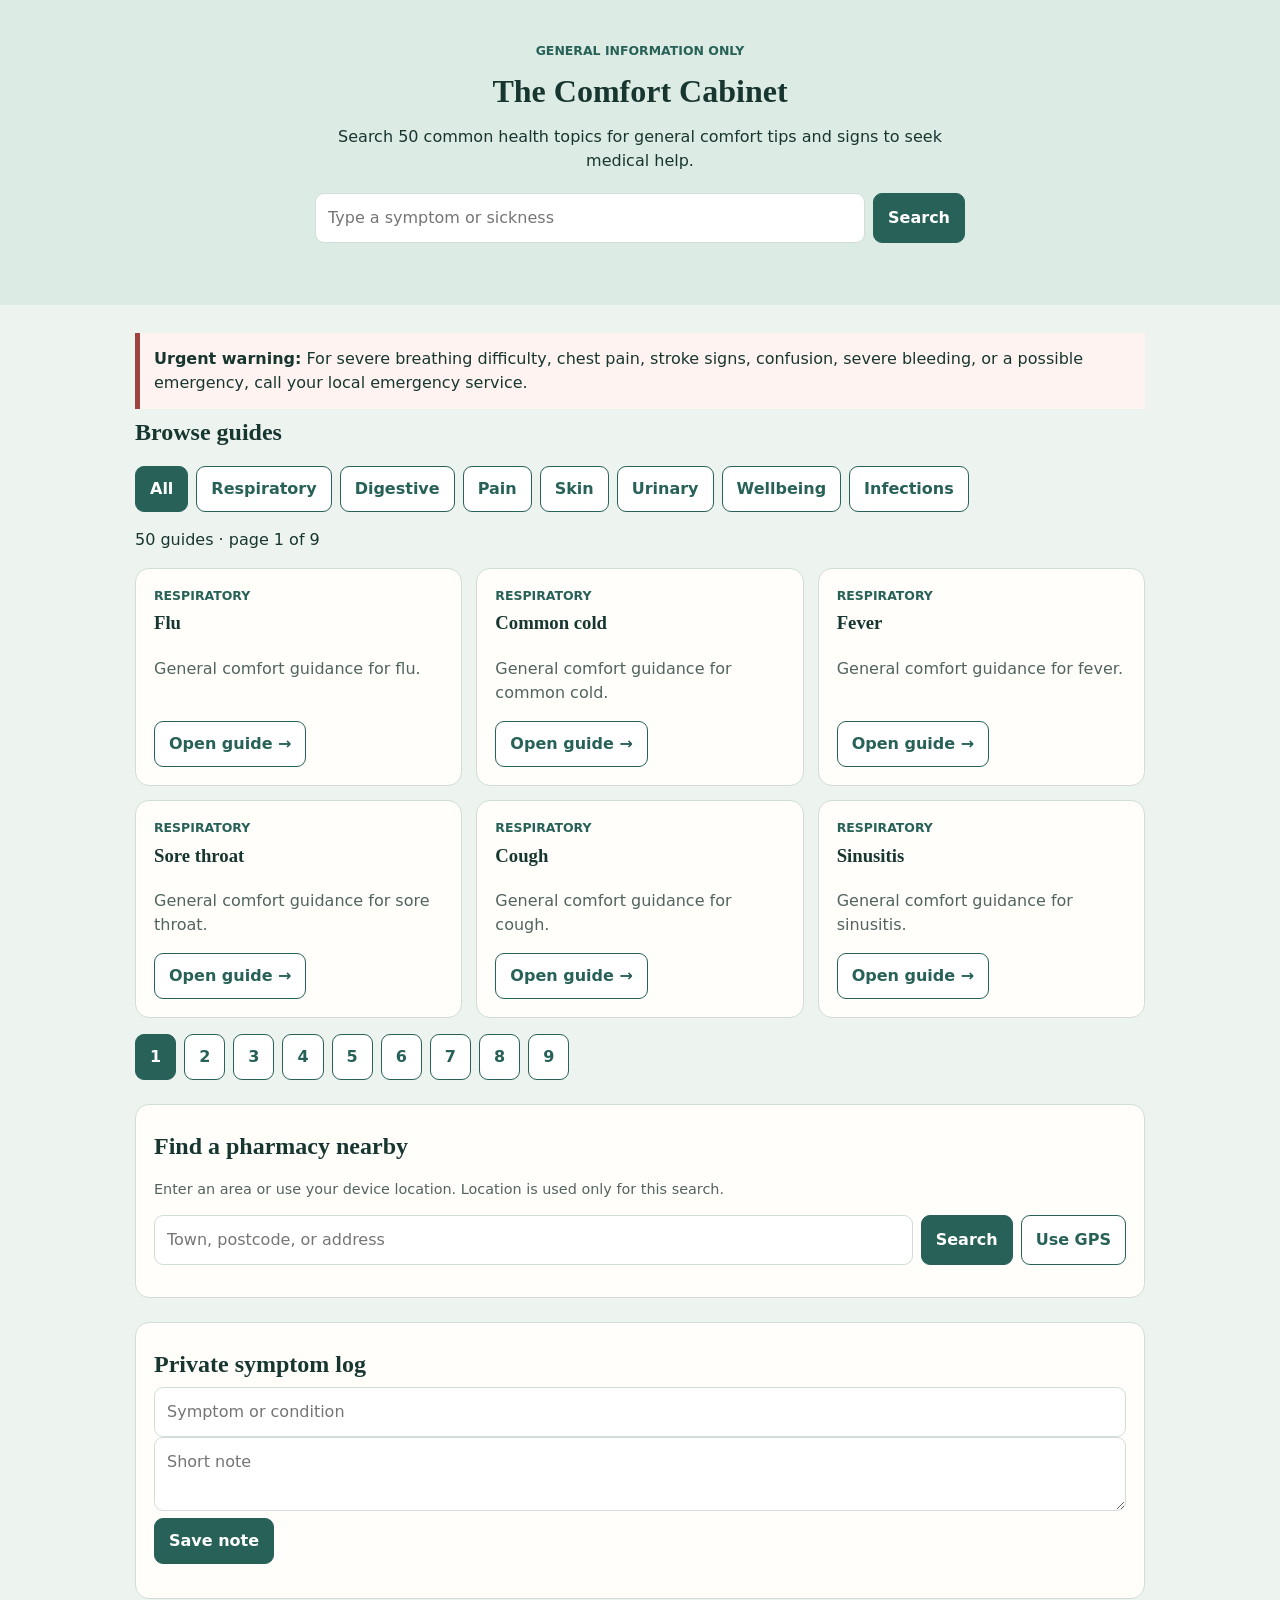
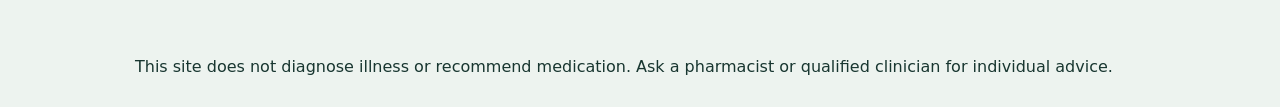
<file: index.html>
<!doctype html><html lang="en"><meta charset="utf-8"><meta name="viewport" content="width=device-width,initial-scale=1"><title>Comfort Cabinet</title><style>
:root{--ink:#183630;--teal:#276158;--bg:#edf3ef;--paper:#fffefa;--line:#d1ddd6;--red:#9f443c}*{box-sizing:border-box}body{margin:0;background:var(--bg);color:var(--ink);font:16px/1.5 system-ui,sans-serif}header{padding:42px 20px;text-align:center;background:#dcebe3}h1,h2,h3{font-family:Georgia,serif;margin:.2em 0}header p{max-width:620px;margin:10px auto}form.search{display:flex;gap:8px;max-width:650px;margin:20px auto}input,textarea,button{font:inherit}input,textarea{width:100%;padding:12px;border:1px solid var(--line);border-radius:9px}button{cursor:pointer;border:1px solid var(--teal);border-radius:9px;padding:10px 14px;background:#fff;color:var(--teal);font-weight:700}.primary,.chip.active,.pages button.active{background:var(--teal);color:#fff}main,footer{max-width:1050px;margin:auto;padding:28px 20px}.alert{padding:14px;border-left:5px solid var(--red);background:#fff3f1}.filters,.pages{display:flex;gap:8px;flex-wrap:wrap;margin:16px 0}.cards{display:grid;grid-template-columns:repeat(3,1fr);gap:14px}.card,.panel{background:var(--paper);border:1px solid var(--line);border-radius:14px;padding:18px}.card{min-height:210px;display:flex;flex-direction:column}.tag{font-size:.78rem;color:var(--teal);font-weight:bold;text-transform:uppercase}.card p{color:#51645e}.card button{margin-top:auto;align-self:start}.hidden{display:none}.steps{padding-left:24px}.steps li{margin:10px 0}.back{margin-bottom:14px}.finder,.log{margin-top:24px}.finder form{display:grid;grid-template-columns:1fr auto auto;gap:8px}.results{display:grid;grid-template-columns:repeat(2,1fr);gap:10px;margin-top:12px}.result{background:#f3f8f4;padding:12px;border-radius:10px;border:1px solid var(--line)}.small{color:#53645f;font-size:.9rem}@media(max-width:700px){.cards,.results{grid-template-columns:1fr}.finder form,form.search{display:flex;flex-direction:column}}
</style><body><header><div class="tag">General information only</div><h1>The Comfort Cabinet</h1><p>Search 50 common health topics for general comfort tips and signs to seek medical help.</p><form class="search" id="searchForm"><input id="q" placeholder="Type a symptom or sickness"><button class="primary">Search</button></form></header><main><div id="directory"><div class="alert"><b>Urgent warning:</b> For severe breathing difficulty, chest pain, stroke signs, confusion, severe bleeding, or a possible emergency, call your local emergency service.</div><h2>Browse guides</h2><div class="filters" id="filters"></div><p id="count"></p><div class="cards" id="cards"></div><nav class="pages" id="pages"></nav><section class="finder panel"><h2>Find a pharmacy nearby</h2><p class="small">Enter an area or use your device location. Location is used only for this search.</p><form id="pharmacyForm"><input id="place" placeholder="Town, postcode, or address"><button class="primary">Search</button><button type="button" id="gps">Use GPS</button></form><p id="pharmacyStatus" class="small"></p><div class="results" id="pharmacyResults"></div></section><section class="log panel"><h2>Private symptom log</h2><form id="logForm"><input id="symptom" placeholder="Symptom or condition" required><textarea id="note" placeholder="Short note"></textarea><button class="primary">Save note</button></form><ul id="logList"></ul></section></div><section id="detail" class="hidden"></section></main><footer>This site does not diagnose illness or recommend medication. Ask a pharmacist or qualified clinician for individual advice.</footer><script>
const groups={Respiratory:['Flu','Common cold','Fever','Sore throat','Cough','Sinusitis','Nasal congestion','Seasonal allergies'],Digestive:['Stomach upset','Food poisoning','Diarrhea','Constipation','Nausea','Vomiting','Heartburn','Bloating'],Pain:['Migraine','Tension headache','Period cramps','Back strain','Neck strain','Muscle cramps','Sprain','Wrist sprain'],Skin:['Pink eye','Minor rash','Dry eyes','Stye','Sunburn','Minor burn','Minor cut or scrape','Insect bite','Cold sore','Athlete’s foot','Dry skin','Ingrown toenail'],Urinary:['UTI symptoms','Urinary discomfort'],Wellbeing:['Dehydration','Heat exhaustion','Dizziness','Fatigue','Sleep difficulties','Stress symptoms','Anxiety symptoms','Low mood'],Infections:['Hand, foot and mouth disease','Chickenpox','Earache','Mouth ulcer']};
const categoryTips={Respiratory:['Rest and drink fluids regularly.','Avoid smoke and strong scents.','Use warm drinks or saline if they help.','Track fever and symptom changes.','Choose simple nourishing food.','Wash hands and avoid sharing cups.','Get extra sleep where possible.','Ask a pharmacist before using medicines.'],Digestive:['Take small sips of fluid.','Choose bland food when ready.','Avoid alcohol and greasy food.','Rest and track possible triggers.','Eat smaller portions slowly.','Wash hands often.','Avoid caffeine if it worsens symptoms.','Ask a pharmacist before using medicines.'],Pain:['Rest the painful area.','Try gentle movement if comfortable.','Use heat or cold, whichever helps.','Drink water and eat regularly.','Take screen breaks if needed.','Avoid overexertion.','Record timing and triggers.','Use pain medicine only as directed.'],Skin:['Keep the area clean and dry.','Wash hands before touching it.','Avoid scratching or squeezing.','Avoid irritating new products.','Use a cool compress if helpful.','Do not share towels or cosmetics.','Take a photo to track changes.','Ask a pharmacist about suitable care.'],Urinary:['Drink water regularly.','Avoid holding urine.','Avoid scented products that irritate.','Record when symptoms began.','Avoid alcohol for now.','Rest as needed.','Seek prompt assessment if symptoms worsen.','Ask a pharmacist or clinician for advice.'],Wellbeing:['Rest in a calm, safe place.','Drink fluids regularly.','Eat regular simple meals.','Record when symptoms began.','Avoid alcohol or drugs.','Talk to someone you trust.','Avoid driving if dizzy or very tired.','Seek professional support if persistent.'],Infections:['Rest and drink fluids.','Wash hands regularly.','Avoid sharing food, cups, or towels.','Choose soft foods if sore.','Track fever and changes.','Keep nails short to avoid skin damage.','Ask a pharmacist before medicines.','Stay home while feverish or very unwell.']};
const conditions=Object.entries(groups).flatMap(([category,names])=>names.map(name=>({name,category,tips:categoryTips[category],summary:`General comfort guidance for ${name.toLowerCase()}.`,flags:['Symptoms are severe, sudden, or getting worse.','You have trouble breathing, chest pain, fainting, confusion, or severe pain.','Symptoms persist, recur often, or you are worried.']})));const per=6;let filter='All';const $=s=>document.querySelector(s);const esc=s=>String(s).replace(/[&<>"']/g,c=>({'&':'&amp;','<':'&lt;','>':'&gt;','"':'&#39;'}[c]));
function state(){let p=new URLSearchParams(location.hash.slice(1));return{q:p.get('q')||'',page:+p.get('page')||1,item:p.get('item')}}function go(v){let p=new URLSearchParams();Object.entries(v).forEach(([k,x])=>x&&p.set(k,x));let n=p.toString();if(location.hash.slice(1)===n)render();else location.hash=n}function list(){let s=state(),term=s.q.toLowerCase();return conditions.filter(c=>(filter==='All'||c.category===filter)&&(!term||(c.name+c.category).toLowerCase().includes(term)))}
function render(){let s=state();if(s.item)return detail(s.item);$('#directory').classList.remove('hidden');$('#detail').classList.add('hidden');$('#q').value=s.q;let a=list(),pages=Math.max(1,Math.ceil(a.length/per)),page=Math.min(s.page,pages),shown=a.slice((page-1)*per,page*per);$('#filters').innerHTML=['All',...Object.keys(groups)].map(x=>`<button class="chip ${x===filter?'active':''}" data-filter="${x}">${x}</button>`).join('');$('#count').textContent=`${a.length} guide${a.length===1?'':'s'} · page ${page} of ${pages}`;$('#cards').innerHTML=shown.map(c=>`<article class="card"><div class="tag">${c.category}</div><h3>${c.name}</h3><p>${c.summary}</p><button data-open="${esc(c.name)}">Open guide →</button></article>`).join('')||'<p>No matches. Try another search.</p>';$('#pages').innerHTML=Array.from({length:pages},(_,i)=>`<button class="${page===i+1?'active':''}" data-page="${i+1}">${i+1}</button>`).join('');renderLog()}
function detail(name){let c=conditions.find(x=>x.name===name);if(!c)return go({});$('#directory').classList.add('hidden');let el=$('#detail');el.classList.remove('hidden');el.innerHTML=`<button class="back" id="back">← Back to guides</button><div class="panel"><div class="tag">${c.category}</div><h1>${c.name}</h1><p>${c.summary}</p><h2>Eight comfort tips</h2><ol class="steps">${c.tips.map((t,i)=>`<li><label><input type="checkbox" data-check="${esc(name)}-${i}"> ${t}</label></li>`).join('')}</ol><h2>Get medical advice if</h2><ul>${c.flags.map(x=>`<li>${x}</li>`).join('')}</ul></div>`}
$('#searchForm').onsubmit=e=>{e.preventDefault();filter='All';go({q:$('#q').value.trim(),page:1})};document.onclick=e=>{let f=e.target.dataset.filter,p=e.target.dataset.page,o=e.target.dataset.open;if(f){filter=f;go({q:state().q,page:1})}if(p)go({q:state().q,page:p});if(o)go({item:o});if(e.target.id==='back')go({q:state().q,page:1})};addEventListener('hashchange',render);
async function nearby(lat,lon,label){$('#pharmacyStatus').textContent='Finding pharmacies near '+label+'…';let q=`[out:json];nwr[amenity=pharmacy](around:5000,${lat},${lon});out center tags;`;for(let u of ['https://overpass-api.de/api/interpreter','https://overpass.private.coffee/api/interpreter'])try{let r=await fetch(u,{method:'POST',body:'data='+encodeURIComponent(q)});if(!r.ok)throw 0;let d=await r.json();let x=d.elements.slice(0,8);$('#pharmacyResults').innerHTML=x.map(a=>`<div class="result"><b>${esc(a.tags?.name||'Pharmacy')}</b><br><a target="_blank" href="https://www.openstreetmap.org/?mlat=${a.lat||a.center.lat}&mlon=${a.lon||a.center.lon}">Open map →</a></div>`).join('')||'No listings found nearby.';$('#pharmacyStatus').textContent='Nearby pharmacy listings:';return}catch(e){}$('#pharmacyStatus').innerHTML=`Live listings are busy. <a target="_blank" href="https://www.openstreetmap.org/#map=14/${lat}/${lon}">Open a map near ${esc(label)} →</a>`}$('#pharmacyForm').onsubmit=async e=>{e.preventDefault();let p=$('#place').value.trim();if(!p)return $('#pharmacyStatus').textContent='Enter a location first.';let r=await fetch('https://nominatim.openstreetmap.org/search?format=jsonv2&limit=1&q='+encodeURIComponent(p));let d=await r.json();if(d[0])nearby(d[0].lat,d[0].lon,p);else $('#pharmacyStatus').textContent='Location not found.'};$('#gps').onclick=()=>navigator.geolocation?navigator.geolocation.getCurrentPosition(x=>nearby(x.coords.latitude,x.coords.longitude,'your location'),()=>$('#pharmacyStatus').textContent='GPS unavailable; enter a location instead.'):$('#pharmacyStatus').textContent='GPS unavailable.';function renderLog(){let a=JSON.parse(localStorage.log||'[]');$('#logList').innerHTML=a.map(x=>`<li><b>${esc(x.s)}</b>: ${esc(x.n)}</li>`).join('')}$('#logForm').onsubmit=e=>{e.preventDefault();let a=JSON.parse(localStorage.log||'[]');a.unshift({s:$('#symptom').value,n:$('#note').value});localStorage.log=JSON.stringify(a.slice(0,12));e.target.reset();renderLog()};render();
</script></body></html>
</file>
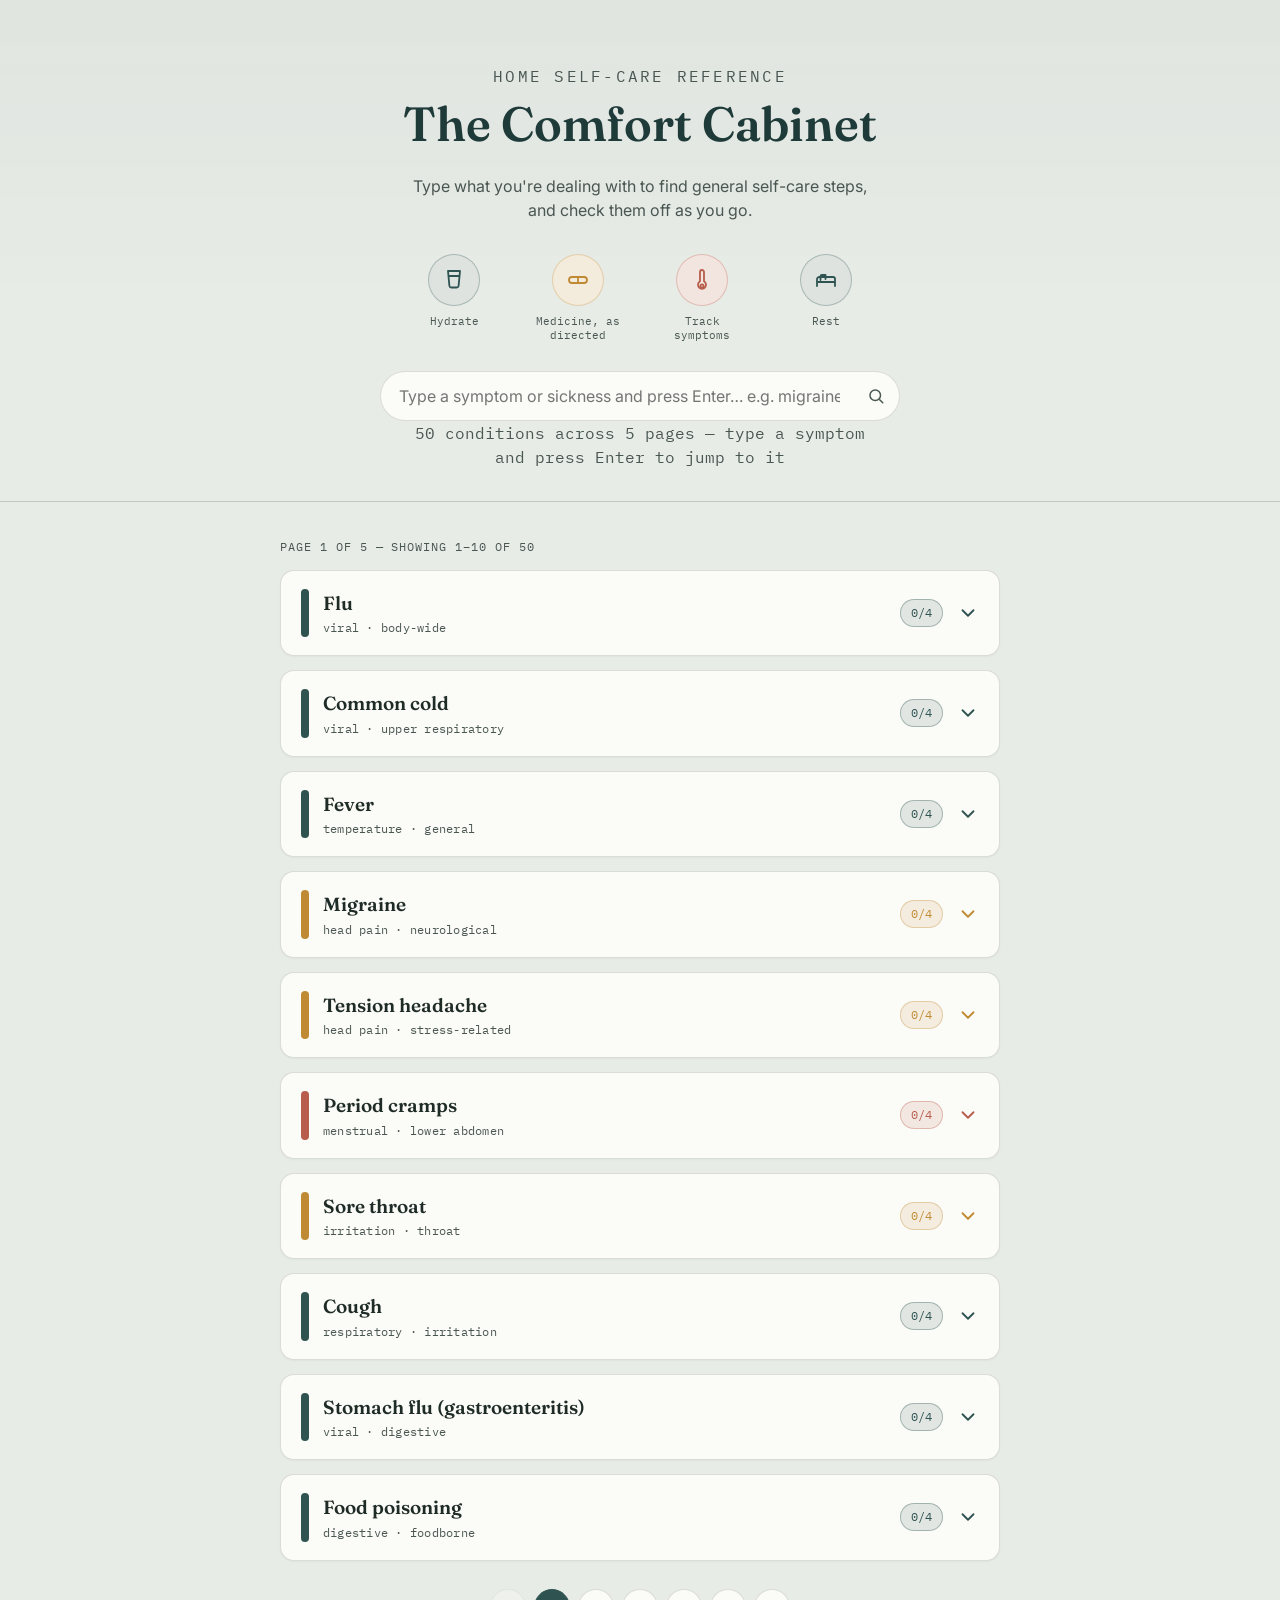
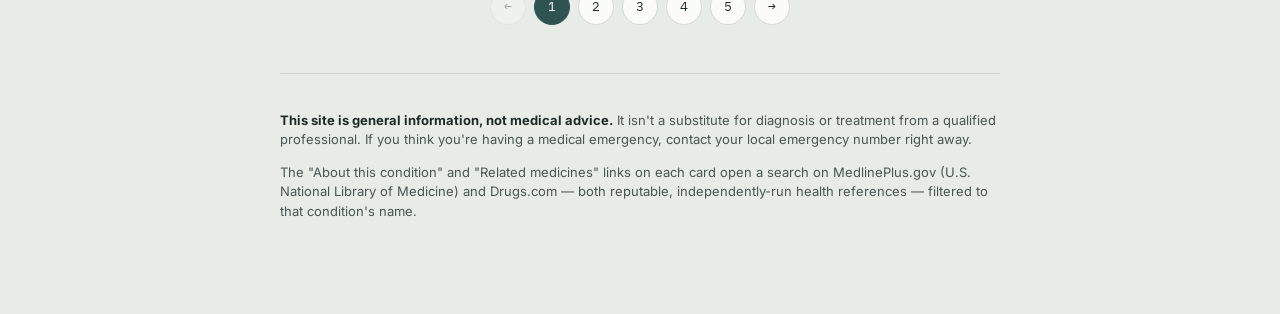
<file: SICKNESS TIPS.html>
<!DOCTYPE html>
<html lang="en">
<head>
<meta charset="UTF-8">
<meta name="viewport" content="width=device-width, initial-scale=1.0">
<title>The Comfort Cabinet — Everyday Symptom Guide</title>
<link rel="preconnect" href="https://fonts.googleapis.com">
<link rel="preconnect" href="https://fonts.gstatic.com" crossorigin>
<link href="https://fonts.googleapis.com/css2?family=Fraunces:opsz,wght@9..144,400;9..144,600;9..144,700&family=Inter:wght@400;500;600&family=IBM+Plex+Mono:wght@500;600&display=swap" rel="stylesheet">
<style>
  :root{
    --bg:#e7ece7;
    --paper:#fbfbf7;
    --ink:#1f2b27;
    --ink-soft:#4a5652;
    --teal:#2e5350;
    --teal-deep:#1f3b39;
    --mustard:#c08a34;
    --coral:#b85c4c;
    --line: rgba(31,43,39,0.15);
    --radius: 14px;
  }

  *{ box-sizing:border-box; }

  body{
    margin:0;
    background:var(--bg);
    color:var(--ink);
    font-family:'Inter', sans-serif;
    line-height:1.5;
  }

  a{ color:inherit; }

  .wrap{
    max-width:760px;
    margin:0 auto;
    padding:0 20px 80px;
  }

  header.hero{
    padding:64px 20px 32px;
    text-align:center;
    background: linear-gradient(180deg, rgba(31,43,39,0.04), transparent 60%);
    border-bottom:1px solid var(--line);
  }

  .eyebrow{
    font-family:'IBM Plex Mono', monospace;
    font-size:12px;
    letter-spacing:0.14em;
    text-transform:uppercase;
    color:var(--teal);
    margin:0 0 14px;
  }

  h1{
    font-family:'Fraunces', serif;
    font-weight:600;
    font-size:clamp(32px, 6vw, 48px);
    margin:0 0 14px;
    color:var(--teal-deep);
  }

  .hero p{
    max-width:480px;
    margin:0 auto;
    color:var(--ink-soft);
    font-size:16px;
  }

  .hero-icons{
    display:flex;
    justify-content:center;
    gap:28px;
    flex-wrap:wrap;
    margin:32px auto 0;
    max-width:560px;
  }

  .hero-icon{
    display:flex;
    flex-direction:column;
    align-items:center;
    gap:8px;
    width:96px;
  }

  .icon-circle{
    width:52px;
    height:52px;
    border-radius:50%;
    display:flex;
    align-items:center;
    justify-content:center;
    background: color-mix(in srgb, var(--c) 14%, var(--paper));
    border:1px solid color-mix(in srgb, var(--c) 30%, transparent);
    color:var(--c);
  }

  .icon-circle svg{ width:24px; height:24px; }

  .hero-icon-label{
    font-family:'IBM Plex Mono', monospace;
    font-size:11px;
    color:var(--ink-soft);
    text-align:center;
    line-height:1.3;
  }

  .search-wrap{
    max-width:520px;
    margin:28px auto 0;
    position:relative;
  }

  .search-wrap input{
    width:100%;
    font-family:'Inter', sans-serif;
    font-size:16px;
    padding:14px 44px 14px 18px;
    border-radius:999px;
    border:1px solid var(--line);
    background:var(--paper);
    color:var(--ink);
    outline:none;
  }

  .search-wrap input:focus-visible{
    outline:2px solid var(--teal);
    outline-offset:2px;
  }

  .search-wrap svg{
    width:18px;
    height:18px;
    color:var(--ink-soft);
  }

  .search-wrap button{
    position:absolute;
    right:6px;
    top:50%;
    transform:translateY(-50%);
    width:36px;
    height:36px;
    border-radius:50%;
    border:none;
    background:transparent;
    display:flex;
    align-items:center;
    justify-content:center;
    cursor:pointer;
  }

  .search-wrap button:hover{ background: rgba(31,43,39,0.06); }
  .search-wrap button:focus-visible{ outline:2px solid var(--teal); outline-offset:2px; }

  .search-hint{
    font-family:'IBM Plex Mono', monospace;
    font-size:12px;
    color:var(--ink-soft);
    text-align:center;
    margin:10px 0 0;
  }

  .count-line{
    margin:36px 0 14px;
    font-family:'IBM Plex Mono', monospace;
    font-size:12px;
    text-transform:uppercase;
    letter-spacing:0.08em;
    color:var(--ink-soft);
  }

  .cabinet{
    display:flex;
    flex-direction:column;
    gap:14px;
  }

  .empty-state{
    text-align:center;
    padding:40px 20px;
    color:var(--ink-soft);
    font-family:'IBM Plex Mono', monospace;
    font-size:14px;
    border:1px dashed var(--line);
    border-radius:var(--radius);
    display:none;
  }

  .pagination{
    display:flex;
    justify-content:center;
    align-items:center;
    gap:8px;
    margin-top:28px;
    flex-wrap:wrap;
  }

  .page-btn{
    min-width:36px;
    height:36px;
    padding:0 8px;
    border-radius:999px;
    border:1px solid var(--line);
    background:var(--paper);
    color:var(--ink);
    font-family:'IBM Plex Mono', monospace;
    font-size:13px;
    cursor:pointer;
    display:inline-flex;
    align-items:center;
    justify-content:center;
  }

  .page-btn[aria-current="true"]{
    background:var(--teal);
    color:#fff;
    border-color:var(--teal);
  }

  .page-btn:hover:not([aria-current="true"]):not(:disabled){
    background: color-mix(in srgb, var(--teal) 10%, var(--paper));
  }

  .page-btn:disabled{ opacity:0.35; cursor:not-allowed; }
  .page-btn:focus-visible{ outline:2px solid var(--teal); outline-offset:2px; }

  details.highlight{
    outline:2px solid var(--coral);
    outline-offset:2px;
    animation: pulseGlow 1.6s ease-out 1;
  }

  @keyframes pulseGlow{
    from{ box-shadow:0 0 0 7px rgba(184,92,76,0.22); }
    to{ box-shadow:0 0 0 0 rgba(184,92,76,0); }
  }

  details{
    background:var(--paper);
    border:1px solid var(--line);
    border-radius:var(--radius);
    overflow:hidden;
    box-shadow:0 1px 2px rgba(31,43,39,0.04);
  }

  summary{
    list-style:none;
    cursor:pointer;
    display:flex;
    align-items:center;
    gap:14px;
    padding:18px 20px;
    position:relative;
  }

  summary::-webkit-details-marker{ display:none; }

  summary:focus-visible{
    outline:2px solid var(--teal);
    outline-offset:-2px;
  }

  .tab{
    flex:0 0 auto;
    width:8px;
    align-self:stretch;
    border-radius:4px;
    background:var(--cat, var(--teal));
  }

  .summary-text{ flex:1; min-width:0; }

  .name{
    font-family:'Fraunces', serif;
    font-weight:600;
    font-size:19px;
  }

  .tagline{
    font-family:'IBM Plex Mono', monospace;
    font-size:12px;
    color:var(--ink-soft);
    margin-top:2px;
    letter-spacing:0.02em;
  }

  .progress-badge{
    flex:0 0 auto;
    font-family:'IBM Plex Mono', monospace;
    font-size:12px;
    color:var(--cat, var(--teal));
    background:color-mix(in srgb, var(--cat, var(--teal)) 12%, transparent);
    border:1px solid color-mix(in srgb, var(--cat, var(--teal)) 35%, transparent);
    border-radius:999px;
    padding:4px 10px;
    white-space:nowrap;
  }

  .arrow{
    flex:0 0 auto;
    width:22px;
    height:22px;
    transition:transform 0.2s ease;
    color:var(--cat, var(--teal));
  }

  details[open] .arrow{ transform:rotate(180deg); }
  details[open] summary{ border-bottom:1px solid var(--line); }

  .panel{ padding:20px 20px 24px; }

  .panel h3{
    font-family:'IBM Plex Mono', monospace;
    text-transform:uppercase;
    letter-spacing:0.08em;
    font-size:12px;
    color:var(--cat, var(--teal));
    margin:0 0 10px;
  }

  .steps{
    list-style:none;
    margin:0 0 20px;
    padding:0;
    display:flex;
    flex-direction:column;
    gap:8px;
  }

  .steps li{ margin:0; }

  .steps label{
    display:flex;
    align-items:flex-start;
    gap:10px;
    cursor:pointer;
    font-size:15px;
  }

  .step-icon{
    flex:0 0 auto;
    width:22px;
    height:22px;
    border-radius:6px;
    display:flex;
    align-items:center;
    justify-content:center;
    background: color-mix(in srgb, var(--cat, var(--teal)) 12%, transparent);
    color: var(--cat, var(--teal));
    margin-top:1px;
  }

  .step-icon svg{ width:14px; height:14px; }

  .steps input[type="checkbox"]{
    accent-color:var(--cat, var(--teal));
    width:18px;
    height:18px;
    flex:0 0 auto;
    margin-top:1px;
  }

  .steps input[type="checkbox"]:focus-visible{
    outline:2px solid var(--teal);
    outline-offset:2px;
  }

  .steps span.step-text{ transition:opacity 0.15s ease, text-decoration-color 0.15s ease; }

  .steps input[type="checkbox"]:checked ~ span.step-text{
    text-decoration:line-through;
    text-decoration-color: var(--ink-soft);
    opacity:0.6;
  }

  .duration{
    font-size:14px;
    color:var(--ink-soft);
    margin:0 0 20px;
  }

  .warning{
    background:rgba(184,92,76,0.08);
    border:1px solid rgba(184,92,76,0.35);
    border-radius:10px;
    padding:14px 16px;
  }

  .warning h3{ color:var(--coral); }
  .warning ul{ margin:0; padding-left:20px; }
  .warning li{ margin-bottom:6px; }
  .warning li:last-child{ margin-bottom:0; }

  .resources{
    margin-top:18px;
    display:flex;
    flex-wrap:wrap;
    gap:10px;
  }

  .resource-link{
    display:inline-flex;
    align-items:center;
    gap:7px;
    font-family:'IBM Plex Mono', monospace;
    font-size:12px;
    color:var(--cat, var(--teal));
    background: color-mix(in srgb, var(--cat, var(--teal)) 8%, var(--paper));
    border:1px solid color-mix(in srgb, var(--cat, var(--teal)) 30%, transparent);
    border-radius:999px;
    padding:8px 14px;
    text-decoration:none;
  }

  .resource-link:hover{ background: color-mix(in srgb, var(--cat, var(--teal)) 16%, var(--paper)); }
  .resource-link:focus-visible{ outline:2px solid var(--teal); outline-offset:2px; }
  .resource-link svg{ width:13px; height:13px; flex:0 0 auto; }

  footer{
    margin-top:48px;
    padding-top:24px;
    border-top:1px solid var(--line);
    font-size:13px;
    color:var(--ink-soft);
  }

  footer strong{ color:var(--ink); }

  @media (prefers-reduced-motion: reduce){
    .arrow, .steps span.step-text{ transition:none; }
    details.highlight{ animation:none; }
  }
</style>
</head>
<body>

<header class="hero">
  <p class="eyebrow">Home Self-Care Reference</p>
  <h1>The Comfort Cabinet</h1>
  <p>Type what you're dealing with to find general self-care steps, and check them off as you go.</p>

  <div class="hero-icons">
    <div class="hero-icon">
      <span class="icon-circle" style="--c:var(--teal)"><svg viewBox="0 0 24 24" fill="none" stroke="currentColor" stroke-width="1.8" stroke-linecap="round" stroke-linejoin="round"><path d="M6 3h12l-1.4 14.8a2 2 0 0 1-2 1.7H9.4a2 2 0 0 1-2-1.7L6 3z"/><path d="M7 8h10"/></svg></span>
      <span class="hero-icon-label">Hydrate</span>
    </div>
    <div class="hero-icon">
      <span class="icon-circle" style="--c:var(--mustard)"><svg viewBox="0 0 24 24" fill="none" stroke="currentColor" stroke-width="1.8" stroke-linecap="round" stroke-linejoin="round"><rect x="3" y="9" width="18" height="6" rx="3"/><line x1="12" y1="9" x2="12" y2="15"/></svg></span>
      <span class="hero-icon-label">Medicine, as directed</span>
    </div>
    <div class="hero-icon">
      <span class="icon-circle" style="--c:var(--coral)"><svg viewBox="0 0 24 24" fill="none" stroke="currentColor" stroke-width="1.8" stroke-linecap="round" stroke-linejoin="round"><path d="M14 4a2 2 0 0 0-4 0v9.3a4 4 0 1 0 4 0V4z"/><circle cx="12" cy="18" r="1.6"/></svg></span>
      <span class="hero-icon-label">Track symptoms</span>
    </div>
    <div class="hero-icon">
      <span class="icon-circle" style="--c:var(--teal)"><svg viewBox="0 0 24 24" fill="none" stroke="currentColor" stroke-width="1.8" stroke-linecap="round" stroke-linejoin="round"><path d="M3 18v-6.5A2.5 2.5 0 0 1 5.5 9H19a2 2 0 0 1 2 2v7M3 14h18M6.5 12V8.5A1.5 1.5 0 0 1 8 7h3.5v4"/></svg></span>
      <span class="hero-icon-label">Rest</span>
    </div>
  </div>

  <form class="search-wrap" id="search-form">
    <input id="search" type="search" placeholder="Type a symptom or sickness and press Enter… e.g. migraine" autocomplete="off">
    <button type="submit" aria-label="Search">
      <svg viewBox="0 0 24 24" fill="none"><circle cx="11" cy="11" r="7" stroke="currentColor" stroke-width="2"/><path d="M21 21l-4-4" stroke="currentColor" stroke-width="2" stroke-linecap="round"/></svg>
    </button>
  </form>
  <p class="search-hint" id="hint">50 conditions across 5 pages — type a symptom and press Enter to jump to it</p>
</header>

<div class="wrap">
  <p class="count-line" id="count-line"></p>
  <div class="cabinet" id="cabinet"></div>
  <div class="empty-state" id="empty-state">No matches for that. Try a different word.</div>
  <nav class="pagination" id="pagination" aria-label="Result pages"></nav>

  <footer>
    <p><strong>This site is general information, not medical advice.</strong> It isn't a substitute for diagnosis or treatment from a qualified professional. If you think you're having a medical emergency, contact your local emergency number right away.</p>
    <p>The "About this condition" and "Related medicines" links on each card open a search on MedlinePlus.gov (U.S. National Library of Medicine) and Drugs.com — both reputable, independently-run health references — filtered to that condition's name.</p>
  </footer>
</div>

<script>
const conditions = [
  {name:"Flu", tag:"viral · body-wide", cat:"var(--teal)", steps:["Rest as much as you can","Sip water, broth, or electrolyte drinks often","Take a fever/pain reliever per the label if needed","Keep warm and away from others while contagious"], duration:"Worst in days 2–3, improves within a week", flags:["Trouble breathing or chest pain","Symptoms return worse after improving","You're pregnant, elderly, very young, or have a chronic condition"]},
  {name:"Common cold", tag:"viral · upper respiratory", cat:"var(--teal)", steps:["Rest and drink fluids","Use a saline spray or rinse for congestion","Try lozenges or warm tea with honey","Run a humidifier at night"], duration:"Usually resolves in 7–10 days", flags:["Symptoms last beyond 10 days","High fever or facial/sinus pain","Symptoms worsen after improving"]},
  {name:"Fever", tag:"temperature · general", cat:"var(--teal)", steps:["Rest and drink fluids regularly","Dress lightly, keep the room cool","Try a lukewarm sponge bath for comfort","Use a fever reducer per the label if uncomfortable"], duration:"Most everyday fevers ease within a few days", flags:["Very high, or lasts more than 3 days","Stiff neck, rash, confusion, or breathing trouble","Any fever in an infant under 3 months"]},
  {name:"Migraine", tag:"head pain · neurological", cat:"var(--mustard)", steps:["Rest in a dark, quiet room early","Apply a cold compress to head or neck","Stay hydrated and eat something light","Note possible triggers (food, sleep, stress)"], duration:"A single episode can last hours to about a day", flags:["Worst headache of your life, sudden onset","Fever, stiff neck, confusion, vision loss, weakness","Becoming more frequent or severe"]},
  {name:"Tension headache", tag:"head pain · stress-related", cat:"var(--mustard)", steps:["Rest your eyes and step away from screens","Gently stretch neck and shoulders","Apply a warm or cold compress, whichever helps","Stay hydrated and check you've eaten"], duration:"Usually eases within a few hours", flags:["Sudden, severe, \"worst ever\" headache","Comes with vision changes or confusion","Happens daily or is worsening"]},
  {name:"Period cramps", tag:"menstrual · lower abdomen", cat:"var(--coral)", steps:["Use a heating pad on lower belly or back","Try gentle stretching or light movement","Take a pain reliever early, as directed","Cut back on caffeine and salty food"], duration:"Worst on day 1–2, easing after", flags:["Pain disrupts daily life every cycle","Bleeding unusually heavy or pain outside your period","Pain suddenly much worse than usual"]},
  {name:"Sore throat", tag:"irritation · throat", cat:"var(--mustard)", steps:["Gargle warm salt water a few times a day","Sip warm tea with honey","Use throat lozenges between drinks","Rest your voice"], duration:"Usually eases in a few days to a week", flags:["Severe pain, trouble swallowing or breathing","High fever or rash","Lasts more than a week"]},
  {name:"Cough", tag:"respiratory · irritation", cat:"var(--teal)", steps:["Stay hydrated to thin mucus","Try honey in warm water or tea (not for infants)","Use a humidifier at night","Prop yourself up slightly while sleeping"], duration:"Often lingers 1–3 weeks after a cold", flags:["Coughing up blood","Shortness of breath or wheezing","Lasts more than 3 weeks"]},
  {name:"Stomach flu (gastroenteritis)", tag:"viral · digestive", cat:"var(--teal)", steps:["Sip clear fluids slowly and often","Rest your gut with bland foods once tolerated","Avoid dairy, caffeine, and greasy food for now","Wash hands often to avoid spreading it"], duration:"Usually improves within 1–3 days", flags:["Signs of dehydration (very dry mouth, dizziness)","Blood in vomit or stool","Symptoms last more than a few days"]},
  {name:"Food poisoning", tag:"digestive · foodborne", cat:"var(--teal)", steps:["Stop eating the suspected food","Sip water or an electrolyte drink often","Rest and let your stomach settle","Ease back into bland foods gradually"], duration:"Symptoms often pass within 24–48 hours", flags:["Signs of dehydration","High fever or bloody stool","Symptoms last more than 2 days"]},
  {name:"Diarrhea", tag:"digestive · general", cat:"var(--teal)", steps:["Drink fluids often to replace losses","Eat bland, low-fiber foods (rice, toast, banana)","Avoid dairy, caffeine, and very fatty foods","Wash hands frequently"], duration:"Usually settles within a few days", flags:["Signs of dehydration","Blood in stool or severe abdominal pain","Lasts more than a few days"]},
  {name:"Constipation", tag:"digestive · general", cat:"var(--mustard)", steps:["Drink more water through the day","Add fiber gradually (fruit, veg, whole grains)","Get some gentle movement or walking in","Don't delay when you feel the urge"], duration:"Often improves within a few days of these changes", flags:["Severe abdominal pain or bloating","Blood in stool","No improvement after several days"]},
  {name:"Nausea", tag:"digestive · general", cat:"var(--teal)", steps:["Sip clear fluids slowly","Try small amounts of bland food (crackers, toast)","Get fresh air and sit upright","Avoid strong smells and greasy food"], duration:"Often eases within a few hours", flags:["Can't keep any fluids down","Severe abdominal pain","Signs of dehydration"]},
  {name:"Acid reflux / heartburn", tag:"digestive · burning", cat:"var(--mustard)", steps:["Avoid lying down right after eating","Eat smaller, less spicy/fatty meals","Prop your head up slightly when sleeping","Loosen tight clothing around the waist"], duration:"Occasional episodes usually settle within hours", flags:["Chest pain with shortness of breath","Happens more than twice a week","Trouble swallowing or unexplained weight loss"]},
  {name:"Indigestion", tag:"digestive · discomfort", cat:"var(--mustard)", steps:["Eat slowly and in smaller portions","Avoid rich, fatty, or spicy food for now","Stay upright for a while after eating","Cut back on caffeine and alcohol"], duration:"Usually settles within a few hours", flags:["Persistent pain, or pain spreading to arm/jaw","Vomiting blood or dark stools","Symptoms keep recurring"]},
  {name:"Seasonal allergies", tag:"allergic · respiratory", cat:"var(--coral)", steps:["Track pollen counts and stay in when high","Rinse sinuses with a saline rinse","Keep windows closed, shower after being outside","An antihistamine may help — check the label"], duration:"Symptoms track with your triggers and season", flags:["Wheezing or trouble breathing","Swelling of face, lips, or throat","Symptoms not improving with usual measures"]},
  {name:"Sinusitis", tag:"sinus · pressure", cat:"var(--teal)", steps:["Use a saline rinse to clear passages","Apply a warm compress over your sinuses","Stay hydrated and rest","Sleep with your head slightly elevated"], duration:"Often resolves within 10 days", flags:["Severe facial pain or swelling","High fever","Symptoms lasting beyond 10 days"]},
  {name:"Ear infection (earache)", tag:"ear · infection", cat:"var(--teal)", steps:["Apply a warm compress to the ear","Rest and stay upright when possible","Avoid inserting anything into the ear canal","Use pain relief as directed if needed"], duration:"Mild cases often ease within a few days", flags:["Severe pain or fluid/discharge from the ear","Hearing loss","Fever with the earache"]},
  {name:"Pink eye (conjunctivitis)", tag:"eye · infection", cat:"var(--coral)", steps:["Gently clean discharge with a warm, damp cloth","Wash hands often and avoid touching your eyes","Don't share towels or pillowcases","Skip contact lenses until it clears"], duration:"Often clears within a week to 10 days", flags:["Significant pain or vision changes","Intense redness with light sensitivity","No improvement after a week"]},
  {name:"UTI (urinary tract infection)", tag:"urinary · infection", cat:"var(--coral)", steps:["Drink plenty of water","Urinate often and don't hold it in","Avoid irritants like caffeine and alcohol for now","Track your symptoms in case you need a doctor visit"], duration:"Mild symptoms may ease briefly, but most UTIs need treatment", flags:["Fever, back or side pain","Blood in urine","Symptoms not improving quickly"]},
  {name:"Cold sores", tag:"skin · viral", cat:"var(--coral)", steps:["Avoid touching or picking at the area","Apply a cool compress for comfort","Keep the area clean and dry","Avoid sharing lip products or utensils"], duration:"Usually heals within 1–2 weeks", flags:["Spreads near the eyes","Doesn't heal after 2 weeks","Frequent recurrences"]},
  {name:"Canker sores", tag:"mouth · irritation", cat:"var(--mustard)", steps:["Rinse with warm salt water","Avoid spicy, acidic, or rough-textured foods","Keep the area clean","Give it time — most heal on their own"], duration:"Typically heals in 1–2 weeks", flags:["Unusually large or very painful sores","Lasts more than 2–3 weeks","Comes with fever or spreads"]},
  {name:"Hives", tag:"allergic · skin", cat:"var(--coral)", steps:["Try to identify and avoid the trigger","Apply a cool compress to itchy areas","Wear loose, breathable clothing","An antihistamine may help — check the label"], duration:"Often fades within a day, though some cases linger", flags:["Swelling of face, lips, tongue, or throat","Trouble breathing","Hives lasting more than a few days"]},
  {name:"Eczema flare-up", tag:"skin · inflammation", cat:"var(--coral)", steps:["Moisturize frequently with a fragrance-free cream","Avoid known triggers (harsh soap, wool, sweat)","Keep showers short and lukewarm","Avoid scratching — pat, don't rub"], duration:"Flares can take days to weeks to settle", flags:["Signs of infection (pus, warmth, spreading redness)","Widespread or worsening despite care","Significant sleep disruption"]},
  {name:"Sunburn", tag:"skin · burn", cat:"var(--coral)", steps:["Get out of the sun right away","Cool the skin with a cool (not icy) compress","Moisturize with a gentle, fragrance-free lotion","Stay hydrated"], duration:"Mild burns usually improve within a few days", flags:["Blistering over a large area","Fever, chills, or dizziness","Signs of dehydration"]},
  {name:"Insect bite/sting", tag:"skin · reaction", cat:"var(--coral)", steps:["Clean the area with soap and water","Apply a cold compress to reduce swelling","Avoid scratching to prevent infection","Watch for changes over the next day"], duration:"Mild reactions typically settle within a few days", flags:["Spreading redness or swelling away from the site","Signs of allergic reaction (hives, trouble breathing)","Signs of infection"]},
  {name:"Minor cuts & scrapes", tag:"skin · wound", cat:"var(--mustard)", steps:["Rinse the wound with clean water","Apply gentle pressure to stop any bleeding","Cover with a clean bandage","Keep it clean and change the dressing daily"], duration:"Most minor wounds heal within a week or two", flags:["Bleeding won't stop after firm pressure","Signs of infection (redness, warmth, pus)","Deep, gaping, or dirty wound"]},
  {name:"Bruises", tag:"skin · minor injury", cat:"var(--mustard)", steps:["Apply a cold compress soon after the bump","Rest and elevate the area if possible","Switch to gentle heat after a day or two","Give it time — most fade in 1–2 weeks"], duration:"Usually fades within two weeks", flags:["Bruising for no clear reason","Doesn't fade after 2 weeks","Severe swelling or pain"]},
  {name:"Muscle strain", tag:"musculoskeletal · injury", cat:"var(--mustard)", steps:["Rest the area and avoid re-aggravating it","Apply ice for the first day or two","Gently move once acute pain eases","Consider a light compression wrap"], duration:"Mild strains often improve within a couple of weeks", flags:["Can't bear weight or move the area","Significant swelling or bruising","No improvement after a couple of weeks"]},
  {name:"Lower back pain", tag:"musculoskeletal · general", cat:"var(--mustard)", steps:["Keep gently moving rather than staying still","Alternate ice and heat for comfort","Maintain good posture when sitting","Avoid heavy lifting until it settles"], duration:"Most mild cases ease within a few weeks", flags:["Numbness, tingling, or weakness in the legs","Loss of bladder or bowel control","Pain after a fall or injury"]},
  {name:"Neck pain / stiff neck", tag:"musculoskeletal · general", cat:"var(--mustard)", steps:["Apply heat to loosen tight muscles","Gently stretch and move within comfort","Check your pillow and sleep posture","Take breaks from screens to avoid slouching"], duration:"Usually improves within a week", flags:["Neck stiffness with fever and headache","Numbness or weakness in an arm","Pain after an injury or fall"]},
  {name:"Joint pain flare", tag:"musculoskeletal · general", cat:"var(--mustard)", steps:["Rest the joint but keep gentle movement going","Alternate ice and heat, whichever feels better","Support the joint if needed (brace, cushion)","Ease back into activity gradually"], duration:"Flares often settle within days to weeks", flags:["Significant swelling, redness, or warmth","Sudden inability to move the joint","Fever alongside joint pain"]},
  {name:"Dehydration", tag:"fluid balance · general", cat:"var(--teal)", steps:["Sip water or an electrolyte drink steadily","Rest in a cool place","Avoid alcohol and caffeine for now","Eat water-rich foods if you can (fruit, soup)"], duration:"Mild dehydration often improves within hours of rehydrating", flags:["Confusion, dizziness, or fainting","Very little or no urination","Rapid heartbeat"]},
  {name:"Heat exhaustion", tag:"heat-related · urgent care", cat:"var(--coral)", steps:["Move to a cool or shaded place right away","Loosen clothing and cool the skin (damp cloth, fan)","Sip water slowly","Rest until you feel steady"], duration:"Should improve within 30–60 minutes of cooling down", flags:["Confusion, fainting, or very high body temperature","Stops sweating despite the heat","Symptoms not improving after cooling down"]},
  {name:"Motion sickness", tag:"balance · travel", cat:"var(--teal)", steps:["Focus on a fixed point on the horizon","Get fresh air if possible","Avoid reading or screens while moving","Choose a seat with less motion"], duration:"Usually passes once the motion stops", flags:["Severe, persistent vomiting","Signs of dehydration","Doesn't improve after the trip ends"]},
  {name:"Jet lag", tag:"sleep · travel", cat:"var(--teal)", steps:["Get sunlight exposure at your new local time","Adjust meal and sleep times gradually","Stay hydrated during travel","Avoid heavy caffeine or alcohol close to bedtime"], duration:"Often takes about a day to adjust per time zone crossed", flags:["Sleep problems continue well after adjusting","It's significantly affecting daily functioning","You have a pre-existing sleep condition it's aggravating"]},
  {name:"Insomnia / trouble sleeping", tag:"sleep · general", cat:"var(--teal)", steps:["Keep a consistent sleep and wake time","Avoid screens and caffeine close to bedtime","Keep the bedroom cool, dark, and quiet","Get up and do something calm if you can't sleep"], duration:"Occasional bad nights are normal", flags:["Trouble sleeping most nights for weeks","It's affecting your daily functioning","It's paired with other symptoms worth checking"]},
  {name:"Stress tension", tag:"mind-body · muscular", cat:"var(--mustard)", steps:["Try slow, deep breathing for a few minutes","Take a short walk or gentle movement break","Step away from the trigger if you can","Talk it through with someone you trust"], duration:"Physical tension often eases once the stressor passes", flags:["Tension is constant and not easing","It's affecting sleep, eating, or daily life","You'd like extra support — a doctor or counselor can help"]},
  {name:"Hangover", tag:"alcohol · after-effects", cat:"var(--teal)", steps:["Rehydrate with water or an electrolyte drink","Eat something easy on the stomach","Rest as much as you can","Give it time — most hangovers pass within a day"], duration:"Usually resolves within 24 hours", flags:["Severe vomiting or inability to keep fluids down","Confusion or difficulty waking","Signs of alcohol poisoning need emergency care"]},
  {name:"Dizziness / vertigo", tag:"balance · general", cat:"var(--mustard)", steps:["Sit or lie down until it passes","Move slowly when changing position","Stay hydrated","Avoid driving or operating machinery until it clears"], duration:"Brief episodes often pass within minutes", flags:["Comes with chest pain, slurred speech, or weakness","Severe, sudden, or with a bad headache","Doesn't improve or keeps recurring"]},
  {name:"Nosebleed", tag:"minor bleeding · nose", cat:"var(--mustard)", steps:["Sit up and lean slightly forward","Pinch the soft part of your nose for 10–15 minutes","Avoid blowing your nose for a few hours after","Apply a cold compress to the bridge of your nose"], duration:"Most stop within 15–20 minutes", flags:["Doesn't stop after 20 minutes of pressure","Heavy bleeding or follows a head injury","Frequent, unexplained nosebleeds"]},
  {name:"Hiccups", tag:"reflex · minor", cat:"var(--teal)", steps:["Try holding your breath for a short count","Sip cold water slowly","Breathe into a paper bag briefly","Give it a few minutes — most stop on their own"], duration:"Usually stop within minutes to a couple of hours", flags:["Lasts more than 48 hours","Comes with chest pain or trouble breathing","Interferes significantly with eating or sleeping"]},
  {name:"Chapped lips", tag:"skin · dryness", cat:"var(--mustard)", steps:["Apply a fragrance-free lip balm often","Stay hydrated","Avoid licking your lips (it dries them further)","Use a humidifier in dry weather"], duration:"Usually improves within a few days of consistent care", flags:["Cracking that bleeds or won't heal","Signs of infection","Persistent despite regular care"]},
  {name:"Dry skin", tag:"skin · general", cat:"var(--mustard)", steps:["Moisturize right after bathing while skin is damp","Use lukewarm, not hot, water when washing","Choose a fragrance-free, gentle moisturizer","Run a humidifier in dry conditions"], duration:"Usually improves within a couple of weeks of consistent care", flags:["Cracking, bleeding, or signs of infection","Intense itching disrupting sleep","No improvement despite regular care"]},
  {name:"Athlete's foot", tag:"skin · fungal", cat:"var(--coral)", steps:["Keep feet clean and thoroughly dry, especially between toes","Wear breathable shoes and moisture-wicking socks","Change socks daily","An antifungal cream may help — check the label"], duration:"Often improves within a couple of weeks of consistent care", flags:["Spreading redness, swelling, or pus","No improvement after a few weeks","Diabetes or circulation issues make foot care more important"]},
  {name:"Dandruff", tag:"scalp · general", cat:"var(--mustard)", steps:["Wash hair regularly with a gentle shampoo","Try an anti-dandruff shampoo a few times a week","Avoid very hot water on the scalp","Manage stress where you can — it can be a trigger"], duration:"Often improves within a few weeks of consistent care", flags:["Scalp is red, swollen, or painful","Significant hair loss alongside it","No improvement with regular shampooing"]},
  {name:"Toothache", tag:"dental · pain", cat:"var(--mustard)", steps:["Rinse your mouth with warm salt water","Gently floss to rule out trapped food","Apply a cold compress to the outside of the cheek","Avoid very hot, cold, or sugary food on that side"], duration:"Mild sensitivity may ease in a day, but persistent pain usually needs a dentist", flags:["Severe or throbbing pain","Swelling of the face or gums","Fever alongside the toothache"]},
  {name:"Gum sensitivity", tag:"dental · irritation", cat:"var(--mustard)", steps:["Switch to a soft-bristled toothbrush","Rinse with warm salt water","Be gentle when brushing and flossing","Keep up regular oral hygiene"], duration:"Mild sensitivity often eases within a week or two", flags:["Bleeding gums that don't improve","Swelling, pus, or persistent pain","Loose teeth"]},
  {name:"Heat rash", tag:"skin · heat-related", cat:"var(--coral)", steps:["Move to a cooler, drier environment","Keep the area clean and dry","Wear loose, breathable clothing","Avoid heavy creams or ointments that trap heat"], duration:"Usually clears within a few days once cooled down", flags:["Signs of infection (pus, increasing pain, swelling)","Fever alongside the rash","Doesn't improve after a few days"]},
  {name:"Laryngitis (hoarse voice)", tag:"throat · voice", cat:"var(--teal)", steps:["Rest your voice as much as possible","Stay hydrated and sip warm fluids","Use a humidifier","Avoid whispering — it can strain your voice more than talking"], duration:"Often improves within a week or two", flags:["Lasts more than 2–3 weeks","Coughing up blood","Difficulty breathing or swallowing"]}
];

const cabinet = document.getElementById('cabinet');
const emptyState = document.getElementById('empty-state');
const countLine = document.getElementById('count-line');
const searchForm = document.getElementById('search-form');
const searchInput = document.getElementById('search');
const hint = document.getElementById('hint');
const pagination = document.getElementById('pagination');

const ICONS = {
  water: '<svg viewBox="0 0 24 24" fill="none" stroke="currentColor" stroke-width="1.8" stroke-linecap="round" stroke-linejoin="round"><path d="M6 3h12l-1.4 14.8a2 2 0 0 1-2 1.7H9.4a2 2 0 0 1-2-1.7L6 3z"/><path d="M7 8h10"/></svg>',
  pill: '<svg viewBox="0 0 24 24" fill="none" stroke="currentColor" stroke-width="1.8" stroke-linecap="round" stroke-linejoin="round"><rect x="3" y="9" width="18" height="6" rx="3"/><line x1="12" y1="9" x2="12" y2="15"/></svg>',
  ice: '<svg viewBox="0 0 24 24" fill="none" stroke="currentColor" stroke-width="1.8" stroke-linecap="round" stroke-linejoin="round"><rect x="4" y="4" width="16" height="16" rx="2"/><path d="M4 10h16M10 4v16"/></svg>',
  heat: '<svg viewBox="0 0 24 24" fill="none" stroke="currentColor" stroke-width="1.8" stroke-linecap="round" stroke-linejoin="round"><path d="M12 2.5c1.2 4-2.6 5.3-2.6 9.3a4.6 4.6 0 0 0 9.2 0c0-2-1-3.2-2-4.2.1 2-1 2.9-1.8 2 .9-2.8-.9-4.8-2.8-7.1z"/></svg>',
  bed: '<svg viewBox="0 0 24 24" fill="none" stroke="currentColor" stroke-width="1.8" stroke-linecap="round" stroke-linejoin="round"><path d="M3 18v-6.5A2.5 2.5 0 0 1 5.5 9H19a2 2 0 0 1 2 2v7M3 14h18M6.5 12V8.5A1.5 1.5 0 0 1 8 7h3.5v4"/></svg>',
  wash: '<svg viewBox="0 0 24 24" fill="none" stroke="currentColor" stroke-width="1.8" stroke-linecap="round" stroke-linejoin="round"><path d="M12 3c2.8 3.6 5.5 6.9 5.5 10a5.5 5.5 0 0 1-11 0c0-3.1 2.7-6.4 5.5-10z"/></svg>',
  leaf: '<svg viewBox="0 0 24 24" fill="none" stroke="currentColor" stroke-width="1.8" stroke-linecap="round" stroke-linejoin="round"><path d="M5 21c8-1 13-6 14-14-8 1-13 6-14 14z"/><path d="M5 21c2-4.5 5-7.5 9-9.5"/></svg>',
  link: '<svg viewBox="0 0 24 24" fill="none" stroke="currentColor" stroke-width="1.8" stroke-linecap="round" stroke-linejoin="round"><path d="M18 13v6a2 2 0 0 1-2 2H5a2 2 0 0 1-2-2V8a2 2 0 0 1 2-2h6"/><path d="M15 3h6v6"/><path d="M10 14L21 3"/></svg>'
};

function iconFor(text){
  const t = text.toLowerCase();
  if(/water|fluid|hydrat|drink|sip/.test(t)) return ICONS.water;
  if(/ice|cold compress|cool compress|cold\b/.test(t)) return ICONS.ice;
  if(/heat|warm/.test(t)) return ICONS.heat;
  if(/pill|reliever|medication|antihistamine|antifungal|cream|balm|lotion|shampoo|label/.test(t)) return ICONS.pill;
  if(/rest|sleep|bed/.test(t)) return ICONS.bed;
  if(/rinse|gargle|wash|clean|shower|bath|moisturiz/.test(t)) return ICONS.wash;
  return ICONS.leaf;
}

function stepsHTML(condIdx, steps){
  return steps.map((s, i) => `
    <li>
      <label>
        <input type="checkbox" id="chk-${condIdx}-${i}">
        <span class="step-icon">${iconFor(s)}</span>
        <span class="step-text">${s}</span>
      </label>
    </li>`).join('');
}

function flagsHTML(flags){
  return flags.map(f => `<li>${f}</li>`).join('');
}

function resourcesHTML(name){
  const q = encodeURIComponent(name.replace(/\s*\([^)]*\)/g, '').trim());
  const infoUrl = `https://www.google.com/search?q=site:medlineplus.gov+${q}`;
  const medUrl = `https://www.google.com/search?q=site:drugs.com+${q}`;
  return `
    <div class="resources">
      <a class="resource-link" href="${infoUrl}" target="_blank" rel="noopener noreferrer">${ICONS.link} About this condition (MedlinePlus)</a>
      <a class="resource-link" href="${medUrl}" target="_blank" rel="noopener noreferrer">${ICONS.link} Related medicines (Drugs.com)</a>
    </div>`;
}

function cardHTML(c, idx){
  return `
  <details style="--cat:${c.cat}" data-idx="${idx}">
    <summary>
      <span class="tab"></span>
      <span class="summary-text">
        <div class="name">${c.name}</div>
        <div class="tagline">${c.tag}</div>
      </span>
      <span class="progress-badge" data-progress="${idx}">0/${c.steps.length}</span>
      <svg class="arrow" viewBox="0 0 24 24" fill="none"><path d="M6 9l6 6 6-6" stroke="currentColor" stroke-width="2" stroke-linecap="round" stroke-linejoin="round"/></svg>
    </summary>
    <div class="panel">
      <h3>Self-care</h3>
      <ul class="steps">${stepsHTML(idx, c.steps)}</ul>
      <p class="duration">${c.duration}</p>
      <div class="warning">
        <h3>See a doctor if</h3>
        <ul>${flagsHTML(c.flags)}</ul>
      </div>
      ${resourcesHTML(c.name)}
    </div>
  </details>`;
}

const PAGE_SIZE = 10;
let currentPage = 1;

function totalPages(){
  return Math.ceil(conditions.length / PAGE_SIZE);
}

function pageItems(page){
  const start = (page - 1) * PAGE_SIZE;
  return conditions.slice(start, start + PAGE_SIZE).map((c, i) => ({ c, idx: start + i }));
}

function prefersReducedMotion(){
  return window.matchMedia('(prefers-reduced-motion: reduce)').matches;
}

function renderPagination(){
  const tp = totalPages();
  let html = `<button class="page-btn" id="prev-btn" ${currentPage === 1 ? 'disabled' : ''} aria-label="Previous page">&larr;</button>`;
  for(let p = 1; p <= tp; p++){
    html += `<button class="page-btn" data-page="${p}" aria-current="${p === currentPage}">${p}</button>`;
  }
  html += `<button class="page-btn" id="next-btn" ${currentPage === tp ? 'disabled' : ''} aria-label="Next page">&rarr;</button>`;
  pagination.innerHTML = html;
}

function renderPage(page, opts = {}){
  currentPage = Math.min(Math.max(1, page), totalPages());
  const items = pageItems(currentPage);
  emptyState.style.display = 'none';
  cabinet.innerHTML = items.map(({ c, idx }) => cardHTML(c, idx)).join('');

  const startNum = (currentPage - 1) * PAGE_SIZE + 1;
  const endNum = Math.min(currentPage * PAGE_SIZE, conditions.length);
  countLine.textContent = `Page ${currentPage} of ${totalPages()} — showing ${startNum}–${endNum} of ${conditions.length}`;

  renderPagination();

  if(opts.openIdx !== undefined){
    const details = cabinet.querySelector(`details[data-idx="${opts.openIdx}"]`);
    if(details){
      details.open = true;
      details.classList.add('highlight');
      details.scrollIntoView({ behavior: prefersReducedMotion() ? 'auto' : 'smooth', block: 'start' });
      setTimeout(() => details.classList.remove('highlight'), 1800);
    }
  } else {
    window.scrollTo({ top: cabinet.offsetTop - 20, behavior: prefersReducedMotion() ? 'auto' : 'smooth' });
  }
}

function findMatches(query){
  const q = query.trim().toLowerCase();
  if(!q) return [];
  return conditions
    .map((c, idx) => ({ c, idx }))
    .filter(({ c }) => c.name.toLowerCase().includes(q) || c.tag.toLowerCase().includes(q));
}

searchForm.addEventListener('submit', (e) => {
  e.preventDefault();
  const raw = searchInput.value.trim();
  if(!raw){
    hint.textContent = '50 conditions across 5 pages — type a symptom and press Enter to jump to it';
    return;
  }
  const matches = findMatches(raw);
  if(matches.length === 0){
    hint.textContent = `No matches for "${raw}" — try another word`;
    emptyState.style.display = 'block';
    return;
  }
  const { idx } = matches[0];
  const targetPage = Math.floor(idx / PAGE_SIZE) + 1;
  hint.textContent = `${matches.length} match${matches.length === 1 ? '' : 'es'} for "${raw}" — jumped to page ${targetPage}`;
  renderPage(targetPage, { openIdx: idx });
});

pagination.addEventListener('click', (e) => {
  const btn = e.target.closest('button');
  if(!btn) return;
  if(btn.id === 'prev-btn') renderPage(currentPage - 1);
  else if(btn.id === 'next-btn') renderPage(currentPage + 1);
  else if(btn.dataset.page) renderPage(parseInt(btn.dataset.page, 10));
});

cabinet.addEventListener('change', (e) => {
  if(e.target.type !== 'checkbox') return;
  const details = e.target.closest('details');
  if(!details) return;
  const idx = details.dataset.idx;
  const boxes = details.querySelectorAll('input[type="checkbox"]');
  const checked = details.querySelectorAll('input[type="checkbox"]:checked').length;
  const badge = details.querySelector(`[data-progress="${idx}"]`);
  if(badge) badge.textContent = `${checked}/${boxes.length}`;
});

renderPage(1);
</script>

</body>
</html>
</file>
